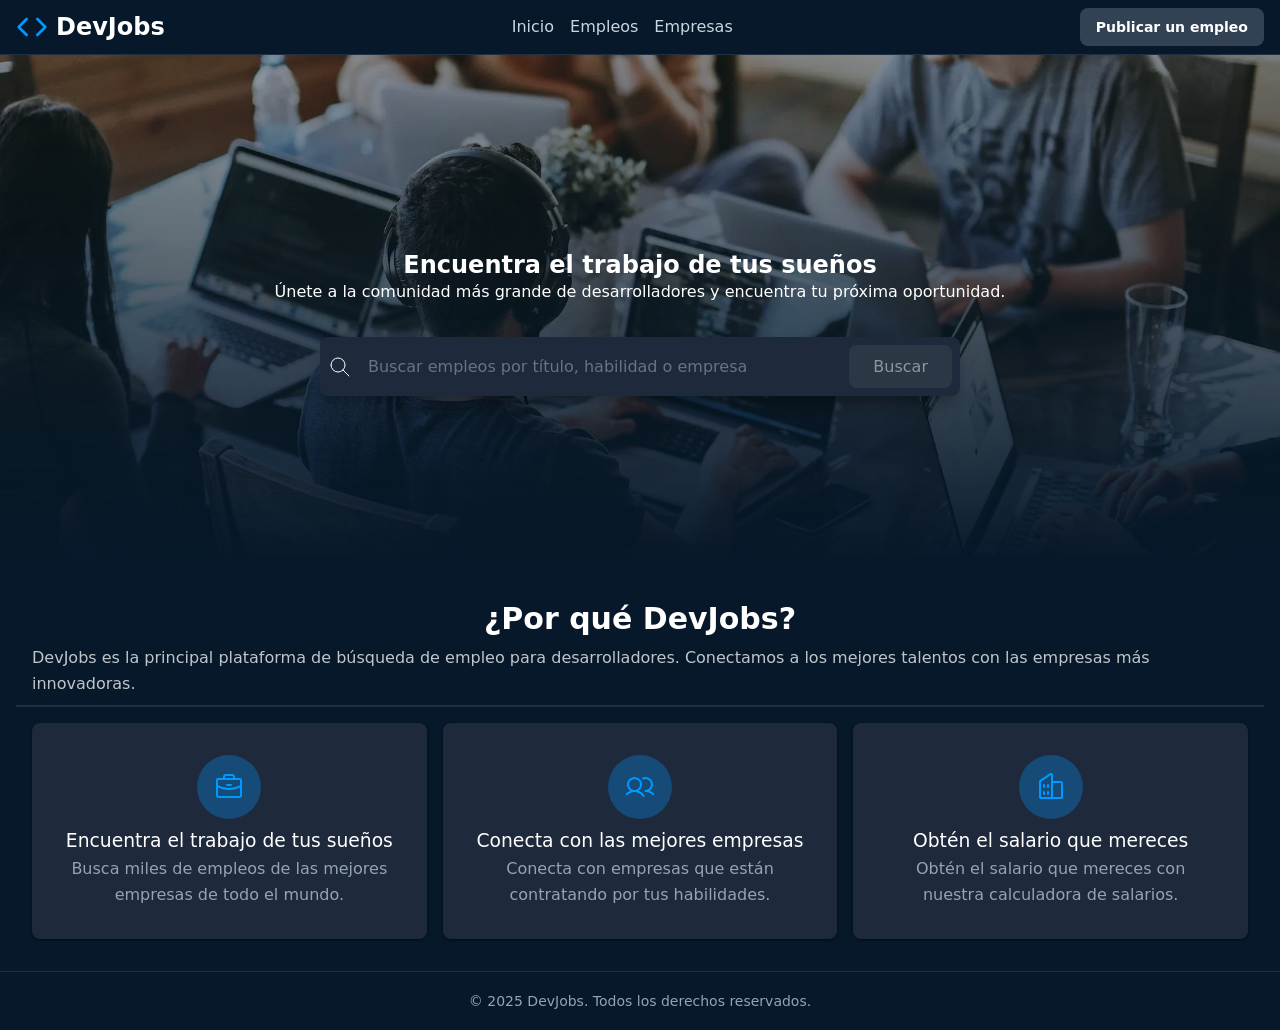
<file: 00-HTML/index.html>
<!DOCTYPE html>
<html lang="e">

  <head>
    <title>DevJobs - Inicio</title>
    <meta charset="UTF-8" />
    <meta name="viewport" content="width=1920, initial-scale=1.0">
    <meta name="description" content="Encuentra las mejores ofertas de trabajo para desarrolladores en DevJobs.">

    <link rel="stylesheet" href="./styles.css" />
  </head>

<body>
  <header>

    <h1>
      <svg fill="none" stroke="currentColor" stroke-linecap="round" stroke-linejoin="round" stroke-width="2"
        viewBox="0 0 24 24" xmlns="http://www.w3.org/2000/svg">
        <polyline points="16 18 22 12 16 6"></polyline>
        <polyline points="8 6 2 12 8 18"></polyline>
      </svg>
      DevJobs
    </h1>

    <nav>
      <a href="index.html">Inicio</a> 
      <a href="empleos.html">Empleos</a>
      <a href="">Empresas</a>
    </nav>

    <div>
      <a href="">Publicar un empleo</a>
      <!-- <a href="">Iniciar sesión</a> -->
    </div>
  </header>

  <main>
    <section>
      <img src="./background.webp" width="200" />

      <h1>Encuentra el trabajo de tus sueños</h1>

      <p>Únete a la comunidad más grande de desarrolladores y encuentra tu próxima oportunidad.</p>

      <form role="search">
        <div>
          <svg xmlns="http://www.w3.org/2000/svg" width="24" height="24" viewBox="0 0 24 24" fill="none"
            stroke="currentColor" stroke-width="1" stroke-linecap="round" stroke-linejoin="round"
            class="icon icon-tabler icons-tabler-outline icon-tabler-search">
            <path stroke="none" d="M0 0h24v24H0z" fill="none" />
            <path d="M10 10m-7 0a7 7 0 1 0 14 0a7 7 0 1 0 -14 0" />
            <path d="M21 21l-6 -6" />
          </svg>

          <input required type="text" placeholder="Buscar empleos por título, habilidad o empresa">

          <button disabled type="submit">Buscar</button>
        </div>
      </form>
    </section>

    <section>

      <header>
        <h2>¿Por qué DevJobs?</h2>
        <p>DevJobs es la principal plataforma de búsqueda de empleo para desarrolladores. Conectamos a los mejores
          talentos con las empresas más innovadoras.</p>
      </header>

      <footer>
        <article>
          <svg fill="currentColor" height="32" viewBox="0 0 256 256" width="32" xmlns="http://www.w3.org/2000/svg"
            aria-hidden="true">
            <path
              d="M216,56H176V48a24,24,0,0,0-24-24H104A24,24,0,0,0,80,48v8H40A16,16,0,0,0,24,72V200a16,16,0,0,0,16,16H216a16,16,0,0,0,16-16V72A16,16,0,0,0,216,56ZM96,48a8,8,0,0,1,8-8h48a8,8,0,0,1,8,8v8H96ZM216,72v41.61A184,184,0,0,1,128,136a184.07,184.07,0,0,1-88-22.38V72Zm0,128H40V131.64A200.19,200.19,0,0,0,128,152a200.25,200.25,0,0,0,88-20.37V200ZM104,112a8,8,0,0,1,8-8h32a8,8,0,0,1,0,16H112A8,8,0,0,1,104,112Z">
            </path>
          </svg>
          <h3>Encuentra el trabajo de tus sueños</h3>
          <p>Busca miles de empleos de las mejores empresas de todo el mundo.</p>
        </article>

        <article>
          <svg fill="currentColor" height="32" viewBox="0 0 256 256" width="32" xmlns="http://www.w3.org/2000/svg"
            aria-hidden="true">
            <path
              d="M117.25,157.92a60,60,0,1,0-66.5,0A95.83,95.83,0,0,0,3.53,195.63a8,8,0,1,0,13.4,8.74,80,80,0,0,1,134.14,0,8,8,0,0,0,13.4-8.74A95.83,95.83,0,0,0,117.25,157.92ZM40,108a44,44,0,1,1,44,44A44.05,44.05,0,0,1,40,108Zm210.14,98.7a8,8,0,0,1-11.07-2.33A79.83,79.83,0,0,0,172,168a8,8,0,0,1,0-16,44,44,0,1,0-16.34-84.87,8,8,0,1,1-5.94-14.85,60,60,0,0,1,55.53,105.64,95.83,95.83,0,0,1,47.22,37.71A8,8,0,0,1,250.14,206.7Z">
            </path>
          </svg>
          <h3>Conecta con las mejores empresas</h3>
          <p>Conecta con empresas que están contratando por tus habilidades.</p>
        </article>

        <article>
          <svg fill="currentColor" height="32" viewBox="0 0 256 256" width="32" xmlns="http://www.w3.org/2000/svg"
            aria-hidden="true">
            <path
              d="M240,208H224V96a16,16,0,0,0-16-16H144V32a16,16,0,0,0-24.88-13.32L39.12,72A16,16,0,0,0,32,85.34V208H16a8,8,0,0,0,0,16H240a8,8,0,0,0,0-16ZM208,96V208H144V96ZM48,85.34,128,32V208H48ZM112,112v16a8,8,0,0,1-16,0V112a8,8,0,1,1,16,0Zm-32,0v16a8,8,0,0,1-16,0V112a8,8,0,1,1,16,0Zm0,56v16a8,8,0,0,1-16,0V168a8,8,0,0,1,16,0Zm32,0v16a8,8,0,0,1-16,0V168a8,8,0,0,1,16,0Z">
            </path>
          </svg>
          <h3>Obtén el salario que mereces</h3>
          <p>Obtén el salario que mereces con nuestra calculadora de salarios.</p>
        </article>
      </footer>

    </section>
  </main>

  <footer>
    <small>&copy; 2025 DevJobs. Todos los derechos reservados.</small>
  </footer>

</body>

</html>
</file>
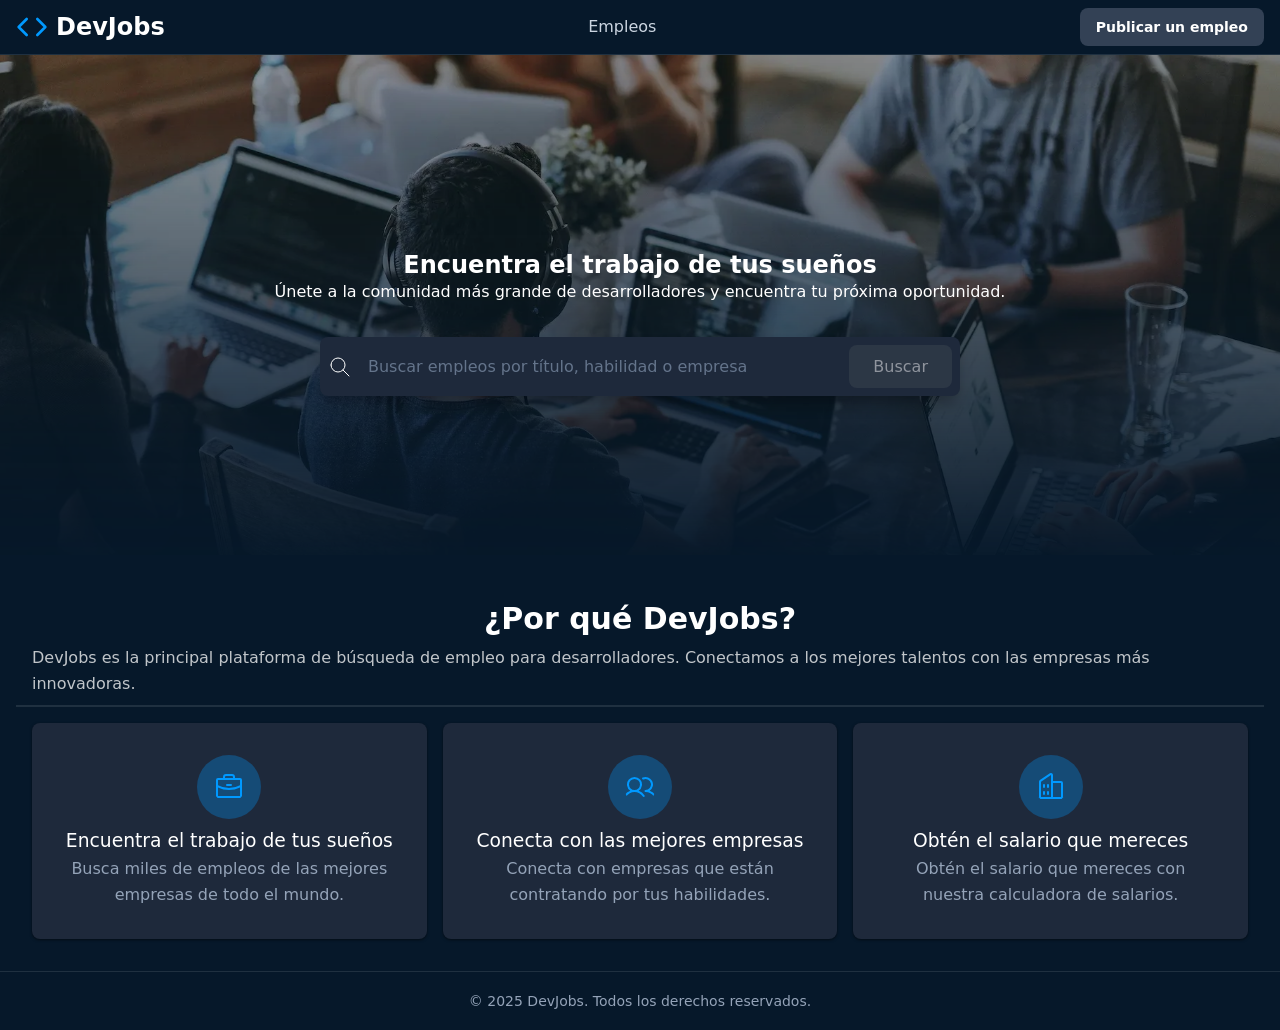
<file: 01-JS/index.html>
<!DOCTYPE html>
<html lang="es">

<head>
  <title>DevJobs - Inicio</title>
  <meta charset="UTF-8" />
  <meta name="description" content="Encuentra las mejores ofertas de trabajo para desarrolladores en DevJobs.">

  <link rel="stylesheet" href="./styles.css" />
</head>

<body>
  <header>
    <h1>
      <svg fill="none" stroke="currentColor" stroke-linecap="round" stroke-linejoin="round" stroke-width="2"
        viewBox="0 0 24 24" xmlns="http://www.w3.org/2000/svg">
        <polyline points="16 18 22 12 16 6"></polyline>
        <polyline points="8 6 2 12 8 18"></polyline>
      </svg>
      DevJobs
    </h1>

    <nav>
      <!-- <a href="">
        Inicio
      </a> -->
      <a href="empleos.html">Empleos</a>
    </nav>

    <div>
      <a href="">Publicar un empleo</a>
      <!-- <a href="">Iniciar sesión</a> -->
    </div>
  </header>

  <main>
    <section>
      <img src="./background.webp" width="200" />

      <h1>Encuentra el trabajo de tus sueños</h1>

      <p>Únete a la comunidad más grande de desarrolladores y encuentra tu próxima oportunidad.</p>

      <form role="search">
        <div>
          <svg xmlns="http://www.w3.org/2000/svg" width="24" height="24" viewBox="0 0 24 24" fill="none"
            stroke="currentColor" stroke-width="1" stroke-linecap="round" stroke-linejoin="round"
            class="icon icon-tabler icons-tabler-outline icon-tabler-search">
            <path stroke="none" d="M0 0h24v24H0z" fill="none" />
            <path d="M10 10m-7 0a7 7 0 1 0 14 0a7 7 0 1 0 -14 0" />
            <path d="M21 21l-6 -6" />
          </svg>

          <input required type="text" placeholder="Buscar empleos por título, habilidad o empresa">

          <button disabled type="submit">Buscar</button>
        </div>
      </form>
    </section>

    <section>

      <header>
        <h2>¿Por qué DevJobs?</h2>
        <p>DevJobs es la principal plataforma de búsqueda de empleo para desarrolladores. Conectamos a los mejores
          talentos con las empresas más innovadoras.</p>
      </header>

      <footer>
        <article>
          <svg fill="currentColor" height="32" viewBox="0 0 256 256" width="32" xmlns="http://www.w3.org/2000/svg"
            aria-hidden="true">
            <path
              d="M216,56H176V48a24,24,0,0,0-24-24H104A24,24,0,0,0,80,48v8H40A16,16,0,0,0,24,72V200a16,16,0,0,0,16,16H216a16,16,0,0,0,16-16V72A16,16,0,0,0,216,56ZM96,48a8,8,0,0,1,8-8h48a8,8,0,0,1,8,8v8H96ZM216,72v41.61A184,184,0,0,1,128,136a184.07,184.07,0,0,1-88-22.38V72Zm0,128H40V131.64A200.19,200.19,0,0,0,128,152a200.25,200.25,0,0,0,88-20.37V200ZM104,112a8,8,0,0,1,8-8h32a8,8,0,0,1,0,16H112A8,8,0,0,1,104,112Z">
            </path>
          </svg>
          <h3>Encuentra el trabajo de tus sueños</h3>
          <p>Busca miles de empleos de las mejores empresas de todo el mundo.</p>
        </article>

        <article>
          <svg fill="currentColor" height="32" viewBox="0 0 256 256" width="32" xmlns="http://www.w3.org/2000/svg"
            aria-hidden="true">
            <path
              d="M117.25,157.92a60,60,0,1,0-66.5,0A95.83,95.83,0,0,0,3.53,195.63a8,8,0,1,0,13.4,8.74,80,80,0,0,1,134.14,0,8,8,0,0,0,13.4-8.74A95.83,95.83,0,0,0,117.25,157.92ZM40,108a44,44,0,1,1,44,44A44.05,44.05,0,0,1,40,108Zm210.14,98.7a8,8,0,0,1-11.07-2.33A79.83,79.83,0,0,0,172,168a8,8,0,0,1,0-16,44,44,0,1,0-16.34-84.87,8,8,0,1,1-5.94-14.85,60,60,0,0,1,55.53,105.64,95.83,95.83,0,0,1,47.22,37.71A8,8,0,0,1,250.14,206.7Z">
            </path>
          </svg>
          <h3>Conecta con las mejores empresas</h3>
          <p>Conecta con empresas que están contratando por tus habilidades.</p>
        </article>

        <article>
          <svg fill="currentColor" height="32" viewBox="0 0 256 256" width="32" xmlns="http://www.w3.org/2000/svg"
            aria-hidden="true">
            <path
              d="M240,208H224V96a16,16,0,0,0-16-16H144V32a16,16,0,0,0-24.88-13.32L39.12,72A16,16,0,0,0,32,85.34V208H16a8,8,0,0,0,0,16H240a8,8,0,0,0,0-16ZM208,96V208H144V96ZM48,85.34,128,32V208H48ZM112,112v16a8,8,0,0,1-16,0V112a8,8,0,1,1,16,0Zm-32,0v16a8,8,0,0,1-16,0V112a8,8,0,1,1,16,0Zm0,56v16a8,8,0,0,1-16,0V168a8,8,0,0,1,16,0Zm32,0v16a8,8,0,0,1-16,0V168a8,8,0,0,1,16,0Z">
            </path>
          </svg>
          <h3>Obtén el salario que mereces</h3>
          <p>Obtén el salario que mereces con nuestra calculadora de salarios.</p>
        </article>
      </footer>

    </section>
  </main>

  <footer>
    <small>&copy; 2025 DevJobs. Todos los derechos reservados.</small>
  </footer>

</body>

</html>
</file>
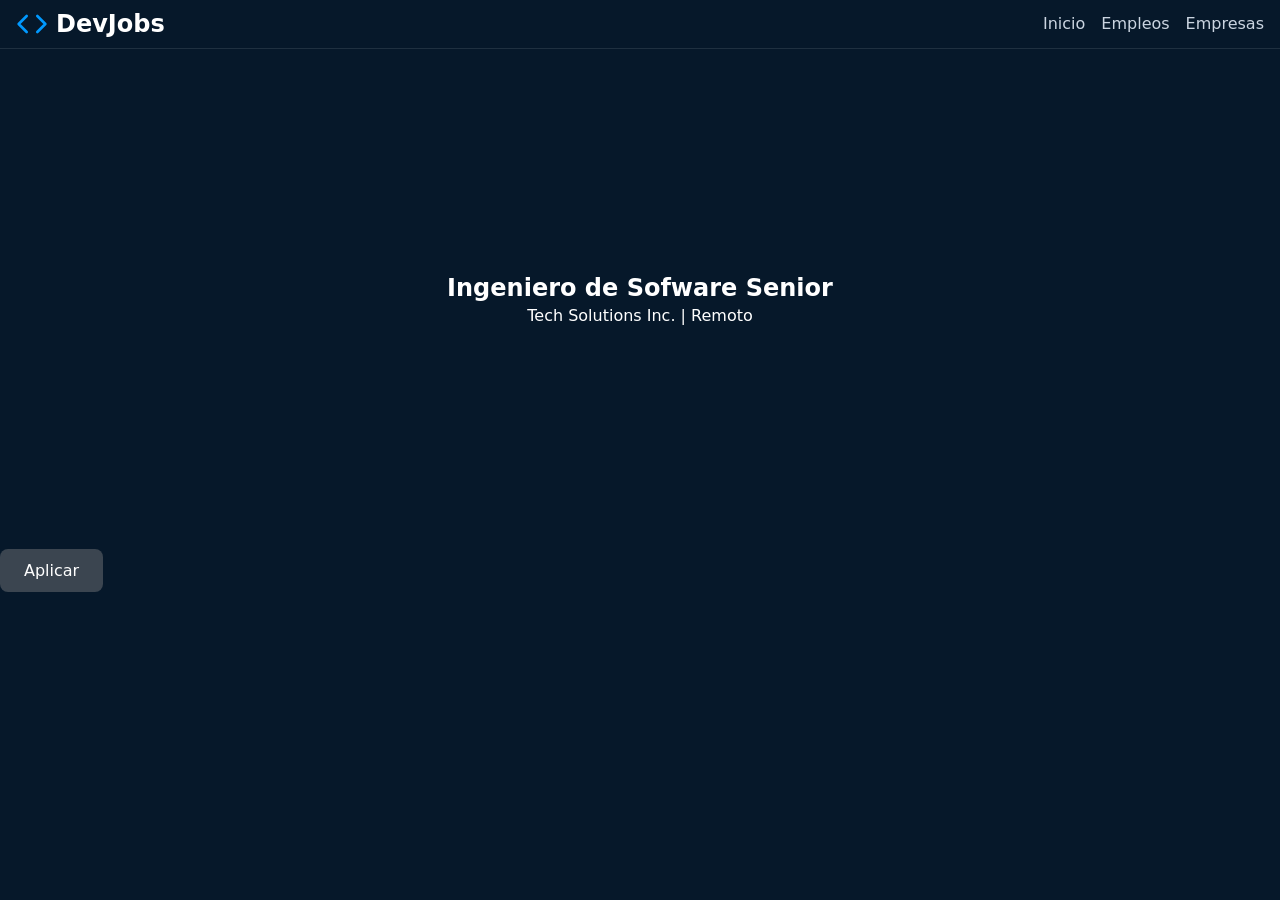
<file: 00-HTML/detalles.html>
<!DOCTYPE html>
<html lang="es">

<head>
    <title>DevJobs - Empleos</title>
    <meta charset="UTF-8" />
    <meta name="description" content="Listado con empleos y filtros para encontrar el trabajo de tus sueños.">

    <link rel="stylesheet" href="./styles.css" />

    <!-- <script type="module" src="./script.js"></script> -->
</head>

<body>
    <header>

        <h1>
            <svg fill="none" stroke="currentColor" stroke-linecap="round" stroke-linejoin="round" stroke-width="2"
                viewBox="0 0 24 24" xmlns="http://www.w3.org/2000/svg">
                <polyline points="16 18 22 12 16 6"></polyline>
                <polyline points="8 6 2 12 8 18"></polyline>
            </svg>
            DevJobs
        </h1>

        <nav>
            <a href="index.html">Inicio</a> 
            <a href="empleos.html">Empleos</a>
            <a href="">Empresas</a>
        </nav>

    </header>

    <main>
        
            <section>
                <h1>Ingeniero de Sofware Senior</h1>
                <p>Tech Solutions Inc. | Remoto</p>
            </section>    
            <button>Aplicar</button>
        

    </main>


</body>

</html>
</file>
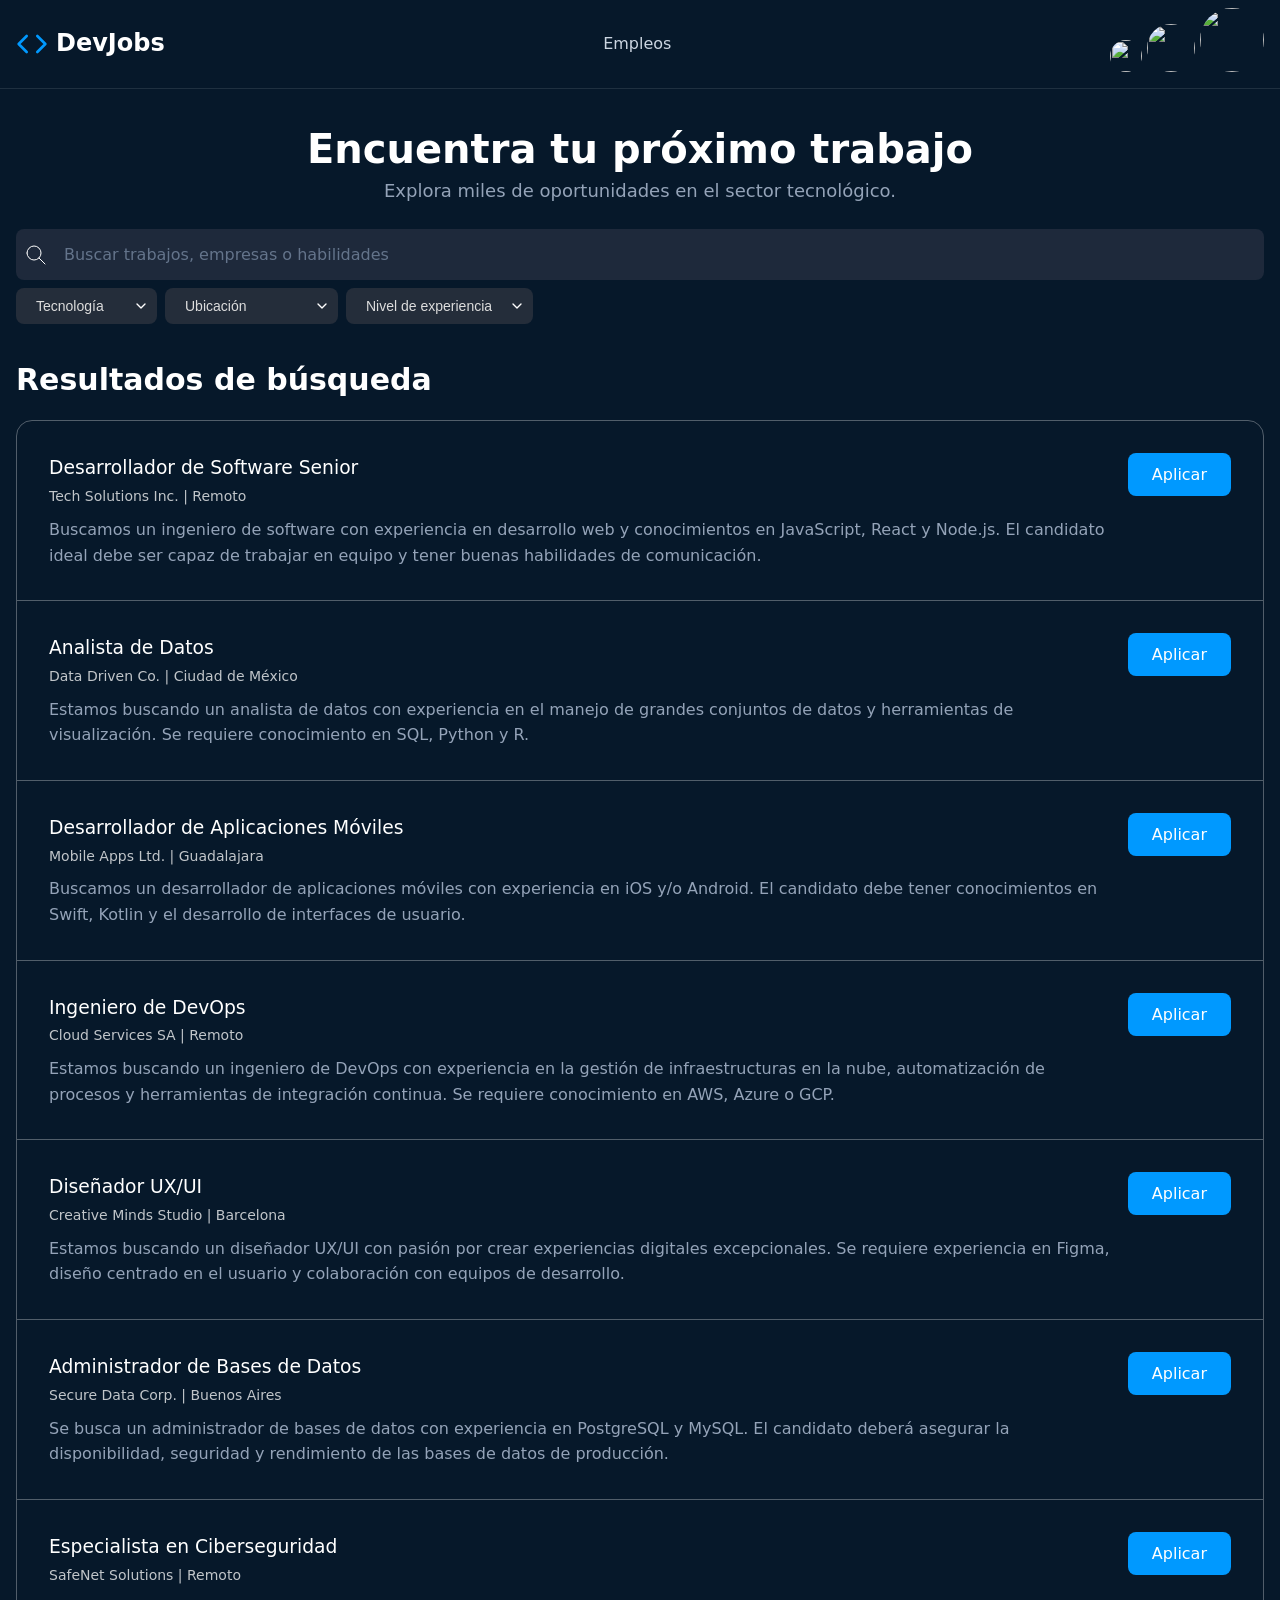
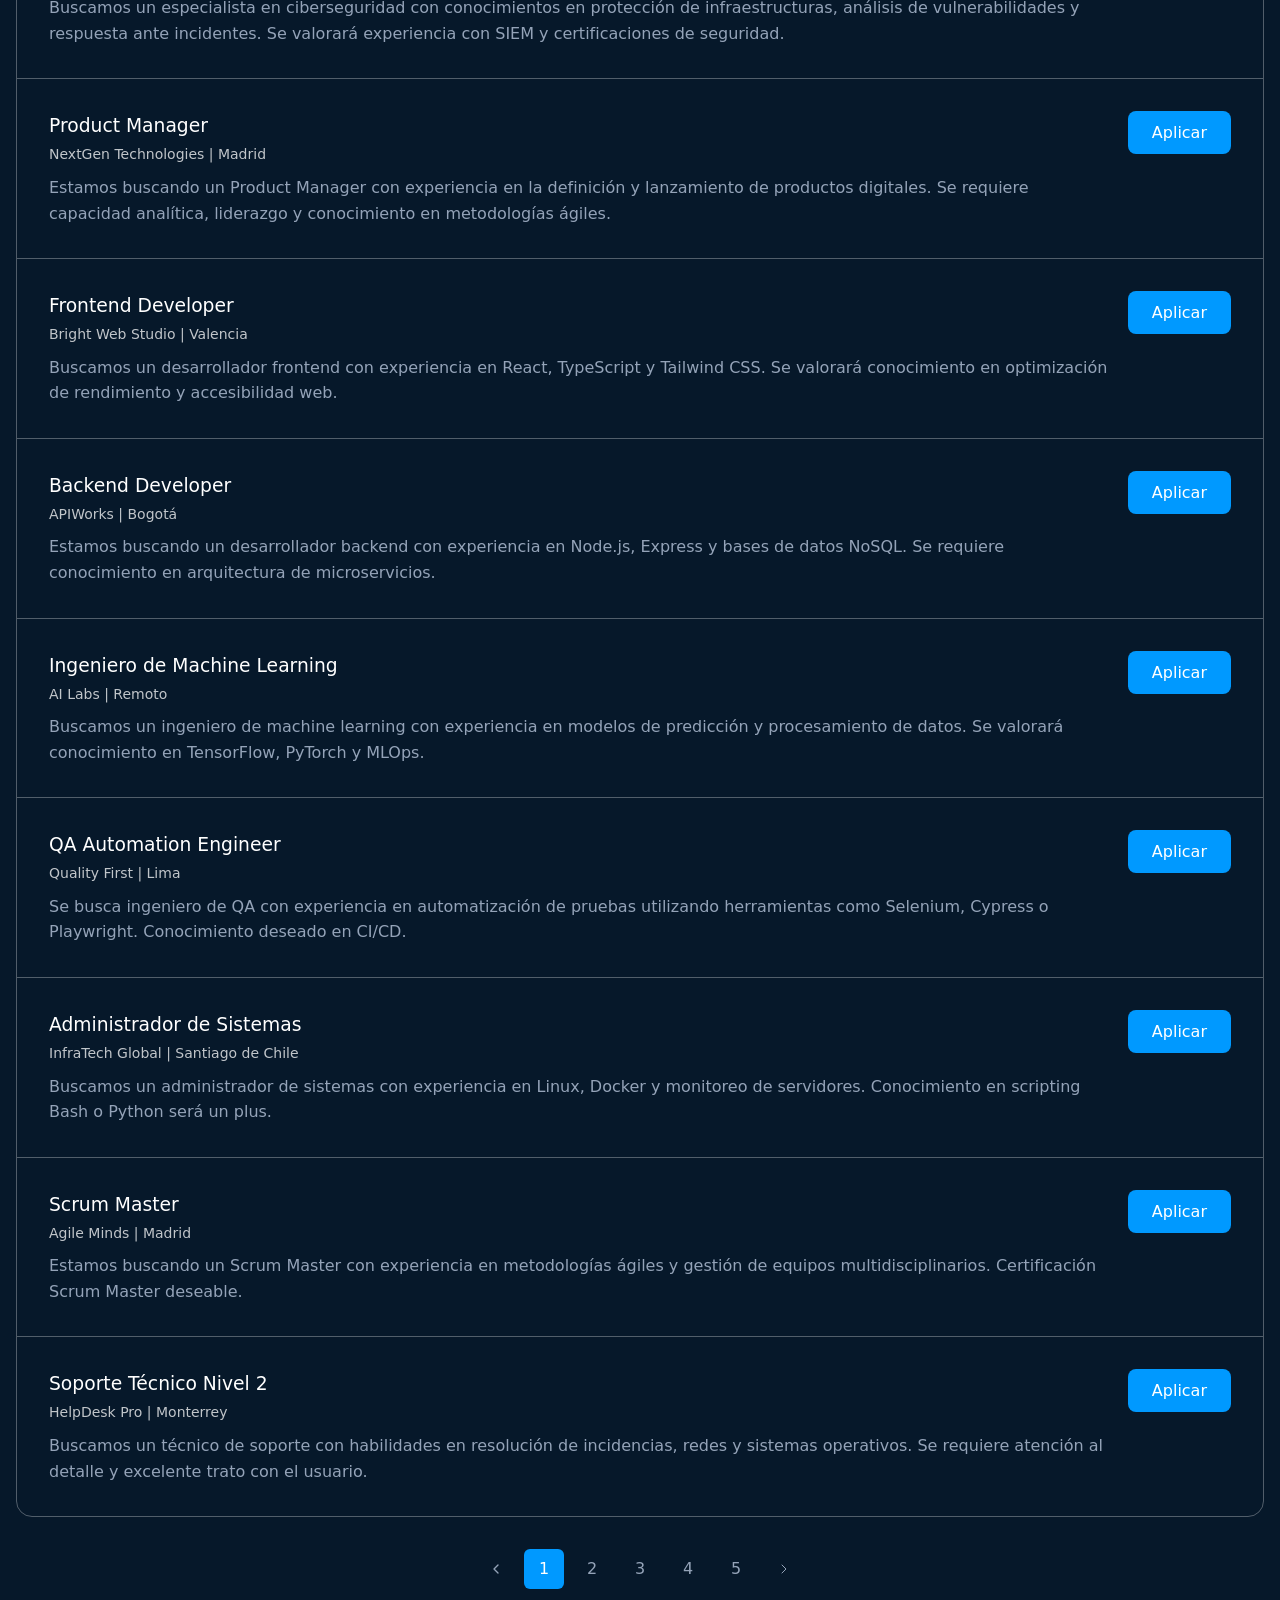
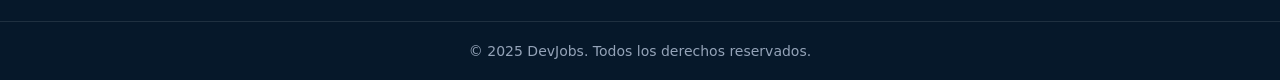
<file: 01-JS/empleos.html>
<!DOCTYPE html>
<html lang="es">

<head>
  <title>DevJobs - Empleos</title>
  <meta charset="UTF-8" />
  <meta name="description" content="Listado con empleos y filtros para encontrar el trabajo de tus sueños.">

  <link rel="stylesheet" href="./styles.css" />

  <script type="module" src="./scripts/main.js"></script>
</head>

<body>
  <header>
    <h1>
      <svg fill="none" stroke="currentColor" stroke-linecap="round" stroke-linejoin="round" stroke-width="2"
        viewBox="0 0 24 24" xmlns="http://www.w3.org/2000/svg">
        <polyline points="16 18 22 12 16 6"></polyline>
        <polyline points="8 6 2 12 8 18"></polyline>
      </svg>
      DevJobs
    </h1>

    <nav>
      <!-- <a href="">
        Inicio
      </a> -->
      <a href="">Empleos</a>
    </nav>

    <div>
      
      <devjobs-avatar service="google" username="google.com" size="32">
      </devjobs-avatar> 

      <devjobs-avatar service="google" username="netflix.com" size="48">
      </devjobs-avatar>

      <devjobs-avatar service="github" username="lucasnf22" size="64">
      </devjobs-avatar>

    </div>
  </header>

  <main>
    <section class="jobs-search">
      <h1>Encuentra tu próximo trabajo</h1>
      <p>Explora miles de oportunidades en el sector tecnológico.</p>

      <form id="empleos-search-form" role="search">
        <div class="search-bar">
          <svg xmlns="http://www.w3.org/2000/svg" width="24" height="24" viewBox="0 0 24 24" fill="none"
            stroke="currentColor" stroke-width="1" stroke-linecap="round" stroke-linejoin="round"
            class="icon icon-tabler icons-tabler-outline icon-tabler-search">
            <path stroke="none" d="M0 0h24v24H0z" fill="none" />
            <path d="M10 10m-7 0a7 7 0 1 0 14 0a7 7 0 1 0 -14 0" />
            <path d="M21 21l-6 -6" />
          </svg>

          <input name="search" id="empleos-search-input" required type="text"
            placeholder="Buscar trabajos, empresas o habilidades">
        </div>

        <div class="search-filters">
          <select name="technology" id="filter-technology">
            <option value="">Tecnología</option>
            <optgroup label="Tecnologías populares">
              <option value="javascript">JavaScript</option>
              <option value="python">Python</option>
              <option value="react">React</option>
              <option value="nodejs">Node.js</option>
            </optgroup>
            <option value="java">Java</option>
            <hr />
            <option value="csharp">C#</option>
            <option value="c">C</option>
            <option value="c++">C++</option>
            <hr />
            <option value="ruby">Ruby</option>
            <option value="php">PHP</option>
          </select>

          <select name="location" id="filter-location">
            <option value="">Ubicación</option>
            <option value="remoto">Remoto</option>
            <option value="cdmx">Ciudad de México</option>
            <option value="guadalajara">Guadalajara</option>
            <option value="monterrey">Monterrey</option>
            <option value="barcelona">Barcelona</option>
            <option value="bsas">Buenos Aires</option>
            <option value="Congo">Congo Belga</option>
          </select>

          <select name="experience-level" id="filter-experience-level">
            <option value="">Nivel de experiencia</option>
            <option value="junior">Junior</option>
            <option value="mid">Mid-level</option>
            <option value="senior">Senior</option>
            <option value="lead">Lead</option>
          </select>
        </div>
      </form>

      <span id="filter-selected-value"></span>
    </section>

    <section>
      <h2>Resultados de búsqueda</h2>
      <!-- <p id="jobs-loading">cargando</p> -->

      <div class="jobs-listings">
        <!-- Aquí se insertan los empleos dinámicamente -->
      </div>

      <nav class="pagination">
        <a href="#"><svg width="16" height="16" viewBox="0 0 24 24" fill="none" stroke="currentColor" stroke-width="2"
            stroke-linecap="round" stroke-linejoin="round">
            <path stroke="none" d="M0 0h24v24H0z" fill="none" />
            <path d="M15 6l-6 6l6 6" />
          </svg></a>
        <a class="is-active" href="#">1</a>
        <a href="#">2</a>
        <a href="#">3</a>
        <a href="#">4</a>
        <a href="#">5</a>
        <a href="#"><svg width="16" height="16" viewBox="0 0 24 24" fill="none" stroke="currentColor" stroke-width="1.5"
            stroke-linecap="round" stroke-linejoin="round"
            class="icon icon-tabler icons-tabler-outline icon-tabler-chevron-right">
            <path stroke="none" d="M0 0h24v24H0z" fill="none" />
            <path d="M9 6l6 6l-6 6" />
          </svg></a>
      </nav>
    </section>
  </main>

  <footer >
    <small>&copy; 2025 DevJobs. Todos los derechos reservados.</small>
  </footer>
</body>

</html>
</file>
<file: 00-HTML/styles.css>
* {
  margin: 0;
  padding: 0;
  box-sizing: border-box;
}






:root {
  --primary: #3b4550;
  --primary-dark: #0a3d66;
  --primary-hover: #0d5ba8;
  --primary-light: #09f;
  --background: #06182a;
  --text-primary: #ffffff;
  --text-secondary: #cbd5e1;
  --text-muted: #94a3b8;
  --border: rgba(255, 255, 255, 0.1);
  --card-bg: #1e293b;
  --shadow: rgba(0, 0, 0, 0.3);
  --input-bg: #1e293b;
  --hsla-example: hsla(210, 100%, 56%, 1);
}










@font-face {
  font-family: 'Inter Variable';
  font-style: normal;
  font-display: swap;
  font-weight: 100 900;
  src: url(https://cdn.jsdelivr.net/fontsource/fonts/inter:vf@latest/latin-wght-normal.woff2) format('woff2-variations');
  unicode-range: U+0000-00FF,U+0131,U+0152-0153,U+02BB-02BC,U+02C6,U+02DA,U+02DC,U+0304,U+0308,U+0329,U+2000-206F,U+20AC,U+2122,U+2191,U+2193,U+2212,U+2215,U+FEFF,U+FFFD;
}










body {
  font-family: system-ui;
  background-color: var(--background);
  color: var(--text-primary);
  min-height: 100vh;
  display: flex;
  flex-direction: column;
  line-height: 1.6;
}



select {
  padding: 0.625rem 1.25rem;
  background-color: #242d3a;
  border: 0;
  border-radius: 0.5rem;
  font-size: 0.875rem;
  color: #ddd;
  cursor: pointer;
  transition: all 0.2s;
  appearance: none;
  background-image: url("data:image/svg+xml,%3Csvg xmlns='http://www.w3.org/2000/svg' width='16' height='16' viewBox='0 0 24 24' fill='none' stroke='white' stroke-width='2' stroke-linecap='round' stroke-linejoin='round'%3E%3Cpolyline points='6 9 12 15 18 9'/%3E%3C/svg%3E");
  background-repeat: no-repeat;
  background-position: right 0.5rem center;
  padding-right: 2.5rem;

  &:hover {
    background-color: var(--primary-hover);
    color: white;
  }

  &:focus {
    outline: 2px solid #1173d4;
    outline-offset: 2px;
  }
}









/* Títulos principales */
h1 {
  font-size: 1.5rem;
  line-height: 1.2;
  text-wrap: balance;
  display: flex;
  align-items: center;
  gap: 0.5rem;

  svg {
    width: 2rem;
    height: 2rem;
    color: var(--primary-light);
  }
}

h1 + p {
  text-wrap: balance;
  margin-bottom: 2rem
}

/* Header */
header {
  border-bottom: 1px solid var(--border);
  background: var(--background);
  padding: .5rem 1rem;
  display: flex;
  align-items: center;
  justify-content: space-between;
  gap: 2rem;

  h2 {
    font-size: 1.25rem;
    font-weight: 700;
    color: var(--text-primary);
  }
}

/* Navegación del header a otras páginas */
nav {
  align-items: center;
  gap: 1rem;
  display: flex;

  a {
    text-decoration: none;
    color: var(--text-secondary);
    transition: color 0.2s;
    font-weight: 500;

    &:hover, &:focus {
      color: var(--primary);
      outline: none;
    }
  }
}

/* Botones del Header */
header div a {
  padding: 0.5rem 1rem;
  border-radius: 0.5rem;
  background-color: #334155;
  color: var(--text-primary);
  display: inline-block;
  font-size: 0.875rem;
  font-weight: 700;
  text-decoration: none;
  /* TODO */
}

/* Hero */
main > section:nth-child(1) {
  height: 500px;
  text-align: center;
  display: flex;
  flex-direction: column;
  justify-content: center;
  align-items: center;

  h1 {
    padding-top: 36px;
  }

  & > img {
    position: absolute;
    width: 100%;
    height: 100%;
    object-fit: cover;
    z-index: -1;
    left: 0;
    right: 0;
    mask-image: linear-gradient(to bottom, rgba(16, 25, 34, 1) 5%, rgba(16, 25, 34, 0) 80%);
  }
}

/* Formulario de Búsqueda */
form {
  max-width: 42rem;
  width: 100%;
  margin: 0 auto;
  padding-inline: 1rem;
}

form > div {
  display: flex;
  align-items: center;
  background-color: var(--input-bg);
  border-radius: 0.5rem;
  box-shadow: 0 10px 15px -3px var(--shadow);
  padding: 0.5rem;
  gap: 0.5rem;
}

form span {
  padding-left: 0.75rem;
  color: var(--text-muted);
  display: flex;
  align-items: center;
  flex-shrink: 0;
}

form input[type="text"] {
  flex: 1;
  background: transparent;
  border: none;
  outline: none;
  color: var(--text-primary);
  padding: 0.75rem 0.5rem;
  font-size: 1rem;
  font-family: inherit;
}

form input[type="text"]::placeholder {
  color: #64748b;
}

button {
  padding: 0.75rem 1.5rem;
  border-radius: 0.5rem;
  background-color: var(--primary);
  color: white;
  font-weight: 400;
  border: none;
  cursor: pointer;
  transition: all 0.2s;
  font-family: inherit;
  font-size: 1rem;
  white-space: nowrap;
  

  &:hover, /* pseudo-clase que significa que el ratón está encima */
  &:focus { /* pseudo-clase que significa que el elemento tiene el foco */
    background-color: var(--primary-hover);
    outline: 1px solid white;
    outline-offset: 1px;
  }

  &:active { 
    transform: scale(0.90)
  }

  &:disabled {
    opacity: .5;
    pointer-events: none;
  }
}

/* Features Section */
main > section:nth-child(2) {
  padding-inline: 1rem;
  background-color: var(--background);
  padding-top: 2rem;

  & > header {
    gap: 2px;
    flex-direction: column;

    h2 {
      margin-bottom: 0;
    }

    p {
      opacity: .75;
    }
  }

  & > div {
    max-width: 1280px;
    margin: 0 auto;
  }
}

main > section:nth-child(2) h2 {
  font-size: 1.875rem;
  font-weight: 700;
  color: var(--text-primary);
  margin-bottom: 1rem;
}

main > section:nth-child(2) > div > div:first-child > p {
  font-size: 1.125rem;
  color: var(--text-muted);
  max-width: 42rem;
  margin: 0 auto;
}

/* Grid de Features */
main > section:nth-child(2) footer {
  display: grid;
  grid-template-columns: repeat(auto-fit, minmax(280px, 1fr));
  gap: 16px
}

/* Feature Cards */
/* article {
  background-color: var(--card-bg);
  padding: 2rem;
  margin-bottom: 16px;
  border-radius: 0.5rem;                   
  box-shadow: 0px 1px 3px 0 var(--shadow); 

  svg {
    color: var(--primary-light);          
    background: rgba(0, 153, 255, 0.3);  
    border-radius: 9999px;               
    width: 64px;                         
    height: 64px;                        
    padding: 16px;                       
  }

  h3 {
    font-weight: 500;
  }

  p {
    color: var(--text-muted);
  }
} */

/* Footer */
footer {
  background-color: var(--background);
  border-top: 1px solid var(--border);
  text-align: center;
  padding: 16px;

  small {
    color: var(--text-muted);
    font-size: 0.875rem;
  }
}

article {
  background-color: var(--card-bg);
  padding: 2rem;
  margin-bottom: 16px;
  border-radius: 0.5rem;
  box-shadow: 0px 1px 3px 0px rgba(0, 0, 0, 0.5);

  svg {
    color: var(--primary-light);
    background: rgba(0, 153, 255, .3);
    width: 64px;
    height: 64px;
    border-radius: 100%;
    padding: 16px;
  }

  p {
    color: var(--text-muted);
  }

  h3 {
    font-weight: 500;
  }
}

/* Jobs Search */
.jobs-search {
  margin: 0;
  padding: 0;
  height: auto !important;

  h1 {
    font-size: 2.5rem;
    margin-bottom: .25rem;
  }

  p {
    font-size: 1.125rem;
    color: var(--text-muted);
    margin-bottom: 1.5rem;
  }

  .search-bar {
    background: var(--input-bg);
    padding: .25rem .5rem;
  }

  .search-filters {
    display: flex;
    flex-wrap: wrap;
    margin-top: .5rem;
  }

  form {
    width: 100%;
    max-width: 1280px;
  }

  form div {
    background: none;
    box-shadow: none;
    padding: 0;
  }
}

.container {
    padding: 15px;
}

.jobs-listings {
  border: 1px solid rgba(255, 255, 255, .3);
  border-radius: 1rem;
  
  .job-listing-card {
    background: none;
    box-shadow: none;
    border-radius: 0;
    border-bottom: 1px solid rgba(255, 255, 255, .3);
    margin: 0;

    display: flex; /* valor original */
    align-items: start;
    gap: 1rem;

    &.is-hidden {
      display: none;
    }

    small {
      font-size: .875rem;
      opacity: .75;
    }

    p {
      margin-top: 0.5rem
    }

    &:last-child {
      border-bottom: none;
    }
  }
}

.pagination {
  display: flex;
  justify-content: center;
  gap: 0.5rem;
  margin-block: 2rem;

  a {
    display: flex;
    align-items: center;
    justify-content: center;
    width: 2.5rem;
    height: 2.5rem;
    text-decoration: none;
    color: var(--text-muted);
    border-radius: 0.375rem;
    transition: all .3s;

    &:hover, &:focus {
      background-color: #fff;
    }

    &:active {
      transform: scale(0.90);
    }

    &.is-active {
      background-color: var(--primary-light);
      color: white;
      pointer-events: none;
    }
  }
}

.button-apply-job {
  background: #09f;

  &.is-applied {
    background: #4caf50;
    pointer-events: none;
  }
}
</file>
<file: 01-JS/styles.css>
* {
  margin: 0;
  padding: 0;
  box-sizing: border-box;
}






:root {
  --primary: #3b4550;
  --primary-dark: #0a3d66;
  --primary-hover: #0d5ba8;
  --primary-light: #09f;
  --background: #06182a;
  --text-primary: #ffffff;
  --text-secondary: #cbd5e1;
  --text-muted: #94a3b8;
  --border: rgba(255, 255, 255, 0.1);
  --card-bg: #1e293b;
  --shadow: rgba(0, 0, 0, 0.3);
  --input-bg: #1e293b;
  --hsla-example: hsla(210, 100%, 56%, 1);
}










@font-face {
  font-family: 'Inter Variable';
  font-style: normal;
  font-display: swap;
  font-weight: 100 900;
  src: url(https://cdn.jsdelivr.net/fontsource/fonts/inter:vf@latest/latin-wght-normal.woff2) format('woff2-variations');
  unicode-range: U+0000-00FF,U+0131,U+0152-0153,U+02BB-02BC,U+02C6,U+02DA,U+02DC,U+0304,U+0308,U+0329,U+2000-206F,U+20AC,U+2122,U+2191,U+2193,U+2212,U+2215,U+FEFF,U+FFFD;
}










body {
  font-family: system-ui;
  background-color: var(--background);
  color: var(--text-primary);
  min-height: 100vh;
  display: flex;
  flex-direction: column;
  line-height: 1.6;
}



select {
  padding: 0.625rem 1.25rem;
  background-color: #242d3a;
  border: 0;
  border-radius: 0.5rem;
  font-size: 0.875rem;
  color: #ddd;
  cursor: pointer;
  transition: all 0.2s;
  appearance: none;
  background-image: url("data:image/svg+xml,%3Csvg xmlns='http://www.w3.org/2000/svg' width='16' height='16' viewBox='0 0 24 24' fill='none' stroke='white' stroke-width='2' stroke-linecap='round' stroke-linejoin='round'%3E%3Cpolyline points='6 9 12 15 18 9'/%3E%3C/svg%3E");
  background-repeat: no-repeat;
  background-position: right 0.5rem center;
  padding-right: 2.5rem;

  &:hover {
    background-color: var(--primary-hover);
    color: white;
  }

  &:focus {
    outline: 2px solid #1173d4;
    outline-offset: 2px;
  }
}









/* Títulos principales */
h1 {
  font-size: 1.5rem;
  line-height: 1.2;
  text-wrap: balance;
  display: flex;
  align-items: center;
  gap: 0.5rem;

  svg {
    width: 2rem;
    height: 2rem;
    color: var(--primary-light);
  }
}

h1 + p {
  text-wrap: balance;
  margin-bottom: 2rem
}

/* Header */
header {
  border-bottom: 1px solid var(--border);
  background: var(--background);
  padding: .5rem 1rem;
  display: flex;
  align-items: center;
  justify-content: space-between;
  gap: 2rem;

  h2 {
    font-size: 1.25rem;
    font-weight: 700;
    color: var(--text-primary);
  }
}

/* Navegación del header a otras páginas */
nav {
  align-items: center;
  gap: 1rem;
  display: flex;

  a {
    text-decoration: none;
    color: var(--text-secondary);
    transition: color 0.2s;
    font-weight: 500;

    &:hover, &:focus {
      color: var(--primary);
      outline: none;
    }
  }
}

/* Botones del Header */
header div a {
  padding: 0.5rem 1rem;
  border-radius: 0.5rem;
  background-color: #334155;
  color: var(--text-primary);
  display: inline-block;
  font-size: 0.875rem;
  font-weight: 700;
  text-decoration: none;
  /* TODO */
}

/* Hero */
main > section:nth-child(1) {
  height: 500px;
  text-align: center;
  display: flex;
  flex-direction: column;
  justify-content: center;
  align-items: center;

  h1 {
    padding-top: 36px;
  }

  & > img {
    position: absolute;
    width: 100%;
    height: 100%;
    object-fit: cover;
    z-index: -1;
    left: 0;
    right: 0;
    mask-image: linear-gradient(to bottom, rgba(16, 25, 34, 1) 5%, rgba(16, 25, 34, 0) 80%);
  }
}

/* Formulario de Búsqueda */
form {
  max-width: 42rem;
  width: 100%;
  margin: 0 auto;
  padding-inline: 1rem;
}

form > div {
  display: flex;
  align-items: center;
  background-color: var(--input-bg);
  border-radius: 0.5rem;
  box-shadow: 0 10px 15px -3px var(--shadow);
  padding: 0.5rem;
  gap: 0.5rem;
}

form span {
  padding-left: 0.75rem;
  color: var(--text-muted);
  display: flex;
  align-items: center;
  flex-shrink: 0;
}

form input[type="text"] {
  flex: 1;
  background: transparent;
  border: none;
  outline: none;
  color: var(--text-primary);
  padding: 0.75rem 0.5rem;
  font-size: 1rem;
  font-family: inherit;
}

form input[type="text"]::placeholder {
  color: #64748b;
}

button {
  padding: 0.75rem 1.5rem;
  border-radius: 0.5rem;
  background-color: var(--primary);
  color: white;
  font-weight: 400;
  border: none;
  cursor: pointer;
  transition: all 0.2s;
  font-family: inherit;
  font-size: 1rem;
  white-space: nowrap;
  

  &:hover, /* pseudo-clase que significa que el ratón está encima */
  &:focus { /* pseudo-clase que significa que el elemento tiene el foco */
    background-color: var(--primary-hover);
    outline: 1px solid white;
    outline-offset: 1px;
  }

  &:active { 
    transform: scale(0.90)
  }

  &:disabled {
    opacity: .5;
    pointer-events: none;
  }
}

/* Features Section */
main > section:nth-child(2) {
  padding-inline: 1rem;
  background-color: var(--background);
  padding-top: 2rem;

  & > header {
    gap: 2px;
    flex-direction: column;

    h2 {
      margin-bottom: 0;
    }

    p {
      opacity: .75;
    }
  }

  & > div {
    max-width: 1280px;
    margin: 0 auto;
  }
}

main > section:nth-child(2) h2 {
  font-size: 1.875rem;
  font-weight: 700;
  color: var(--text-primary);
  margin-bottom: 1rem;
}

main > section:nth-child(2) > div > div:first-child > p {
  font-size: 1.125rem;
  color: var(--text-muted);
  max-width: 42rem;
  margin: 0 auto;
}

/* Grid de Features */
main > section:nth-child(2) footer {
  display: grid;
  grid-template-columns: repeat(auto-fit, minmax(280px, 1fr));
  gap: 16px
}

/* Feature Cards */
/* article {
  background-color: var(--card-bg);
  padding: 2rem;
  margin-bottom: 16px;
  border-radius: 0.5rem;                   
  box-shadow: 0px 1px 3px 0 var(--shadow); 

  svg {
    color: var(--primary-light);          
    background: rgba(0, 153, 255, 0.3);  
    border-radius: 9999px;               
    width: 64px;                         
    height: 64px;                        
    padding: 16px;                       
  }

  h3 {
    font-weight: 500;
  }

  p {
    color: var(--text-muted);
  }
} */

/* Footer */
footer {
  background-color: var(--background);
  border-top: 1px solid var(--border);
  text-align: center;
  padding: 16px;

  small {
    color: var(--text-muted);
    font-size: 0.875rem;
  }
}

article {
  background-color: var(--card-bg);
  padding: 2rem;
  margin-bottom: 16px;
  border-radius: 0.5rem;
  box-shadow: 0px 1px 3px 0px rgba(0, 0, 0, 0.5);

  svg {
    color: var(--primary-light);
    background: rgba(0, 153, 255, .3);
    width: 64px;
    height: 64px;
    border-radius: 100%;
    padding: 16px;
  }

  p {
    color: var(--text-muted);
  }

  h3 {
    font-weight: 500;
  }
}

/* Jobs Search */
.jobs-search {
  margin: 0;
  padding: 0;
  height: auto !important;

  h1 {
    font-size: 2.5rem;
    margin-bottom: .25rem;
  }

  p {
    font-size: 1.125rem;
    color: var(--text-muted);
    margin-bottom: 1.5rem;
  }

  .search-bar {
    background: var(--input-bg);
    padding: .25rem .5rem;
  }

  .search-filters {
    display: flex;
    flex-wrap: wrap;
    margin-top: .5rem;
  }

  form {
    width: 100%;
    max-width: 1280px;
  }

  form div {
    background: none;
    box-shadow: none;
    padding: 0;
  }
}

.container {
    padding: 15px;
    max-width: 1280px;
    justify-self: center;    
}

.jobs-listings {
  border: 1px solid rgba(255, 255, 255, .3);
  border-radius: 1rem;
  
  .job-listing-card {
    background: none;
    box-shadow: none;
    border-radius: 0;
    border-bottom: 1px solid rgba(255, 255, 255, .3);
    margin: 0;

    display: flex; /* valor original */
    align-items: start;
    gap: 1rem;

    &.is-hidden {
      display: none;
    }

    small {
      font-size: .875rem;
      opacity: .75;
    }

    p {
      margin-top: 0.5rem
    }

    &:last-child {
      border-bottom: none;
    }
  }
}

.pagination {
  display: flex;
  justify-content: center;
  gap: 0.5rem;
  margin-block: 2rem;

  a {
    display: flex;
    align-items: center;
    justify-content: center;
    width: 2.5rem;
    height: 2.5rem;
    text-decoration: none;
    color: var(--text-muted);
    border-radius: 0.375rem;
    transition: all .3s;

    &:hover, &:focus {
      background-color: #fff;
    }

    &:active {
      transform: scale(0.90);
    }

    &.is-active {
      background-color: var(--primary-light);
      color: white;
      pointer-events: none;
    }
  }
}

.button-apply-job {
  background: #09f;

  &.is-applied {
    background: #4caf50;
    pointer-events: none;
  }
}
</file>
